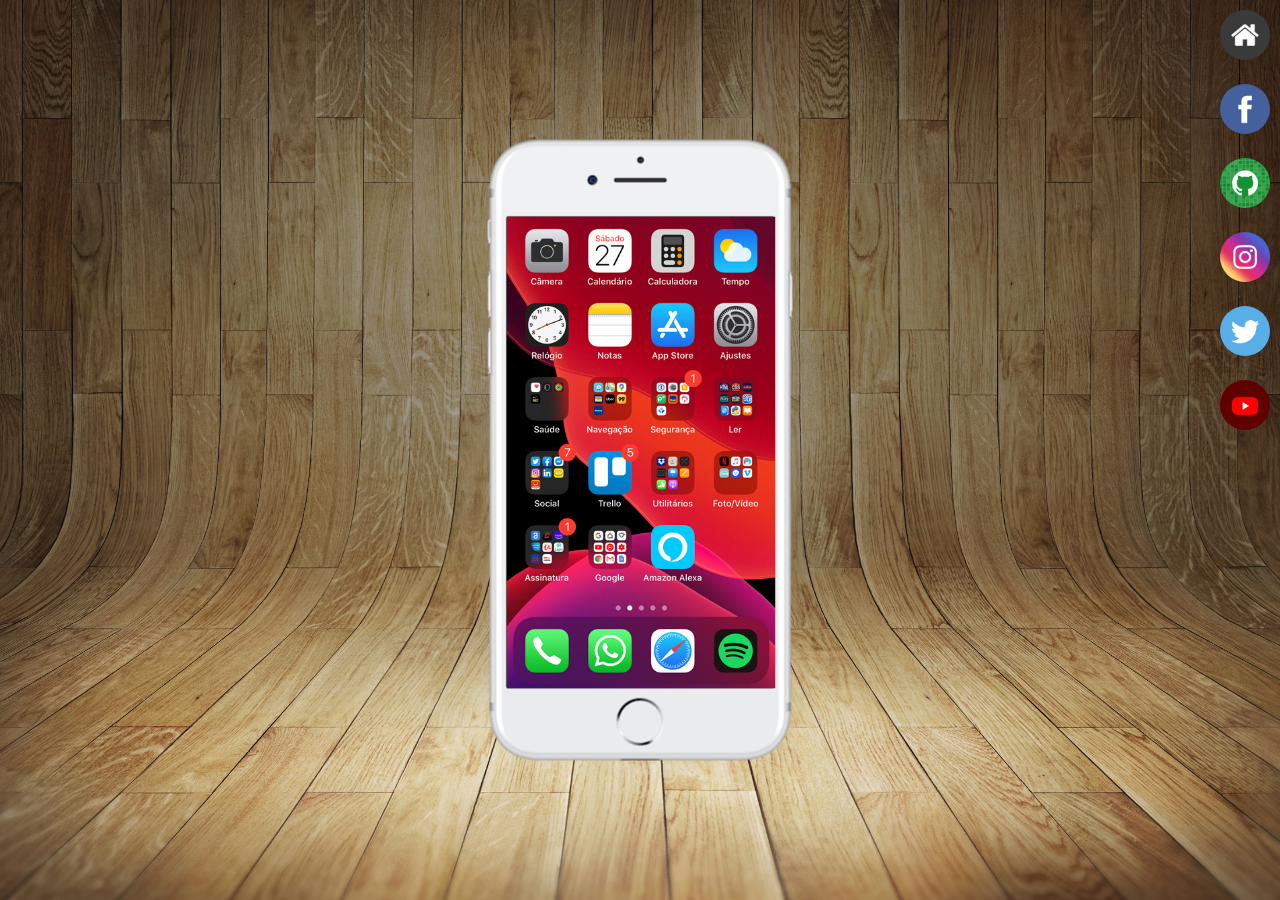
<file: index.html>
<!DOCTYPE html>
<html lang="pt-br">

<head>
    <meta charset="UTF-8">
    <meta name="viewport" content="width=device-width, initial-scale=1.0">
    <title>social</title>
    <link rel="stylesheet" href="style.css">
    <link rel="shortcut icon" href="favicon.ico" type="image/x-icon">
</head>

<body>
    <section class="celular">
        <iframe src="home.html" frameborder="0" class="tela" name="tela"></iframe>
    </section>
    <section class="logo-div">
        <a href="home.html" target="tela"><img class="logo" src="imagens/logo-home.jpg" alt=""></a><br>
        <a href="facebok.html" target="tela"><img class="logo" src="imagens/logo-facebook.jpg" alt=""></a><br>
        <a href="github.html" target="tela"><img class="logo" src="imagens/logo-github.jpg" alt=""></a><br>
        <a href="insta.html" target="tela"><img class="logo" src="imagens/logo-instagram.jpg" alt=""></a><br>
        <a href="twitter.html" target="tela"><img class="logo" src="imagens/logo-twitter.jpg" alt=""></a><br>
        <a href="youtube.html" target="tela"><img class="logo" src="imagens/logo-youtube.jpg" alt=""></a><br>
    </section>
</body>

</html>
</file>
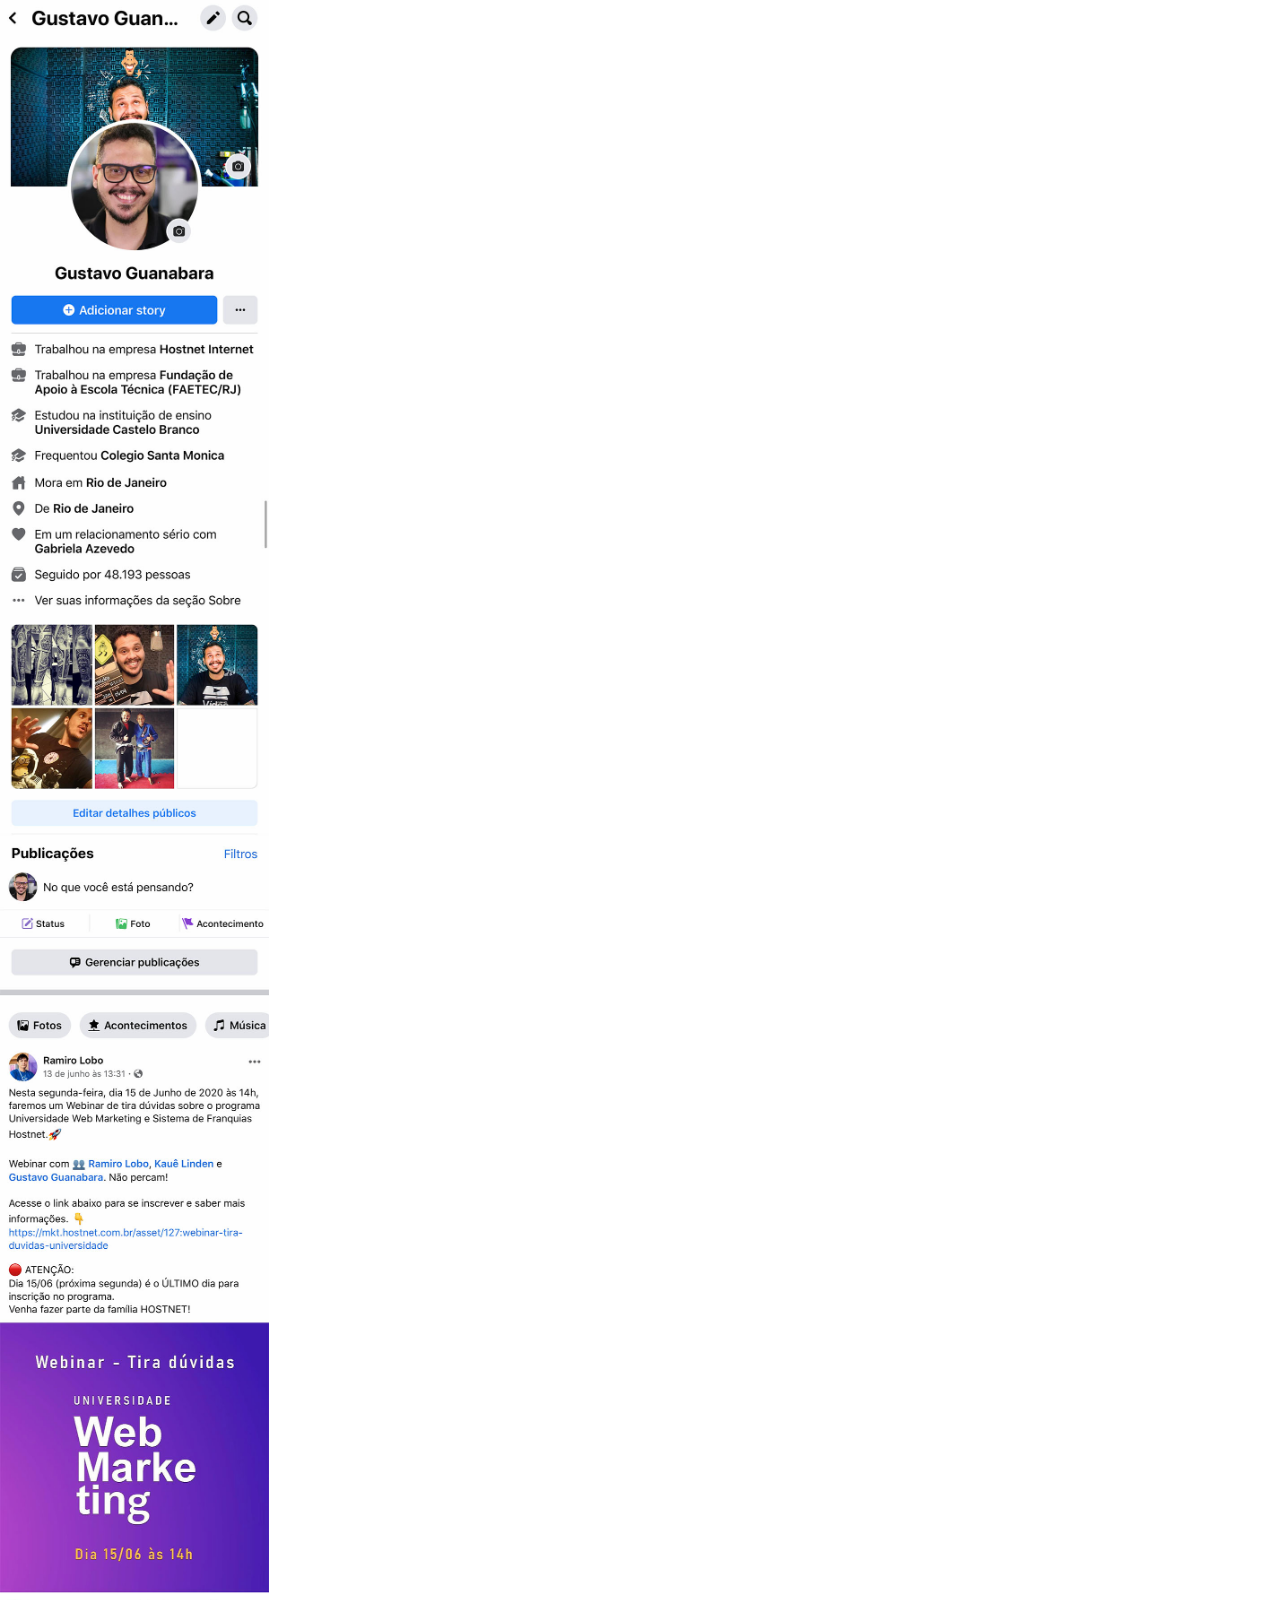
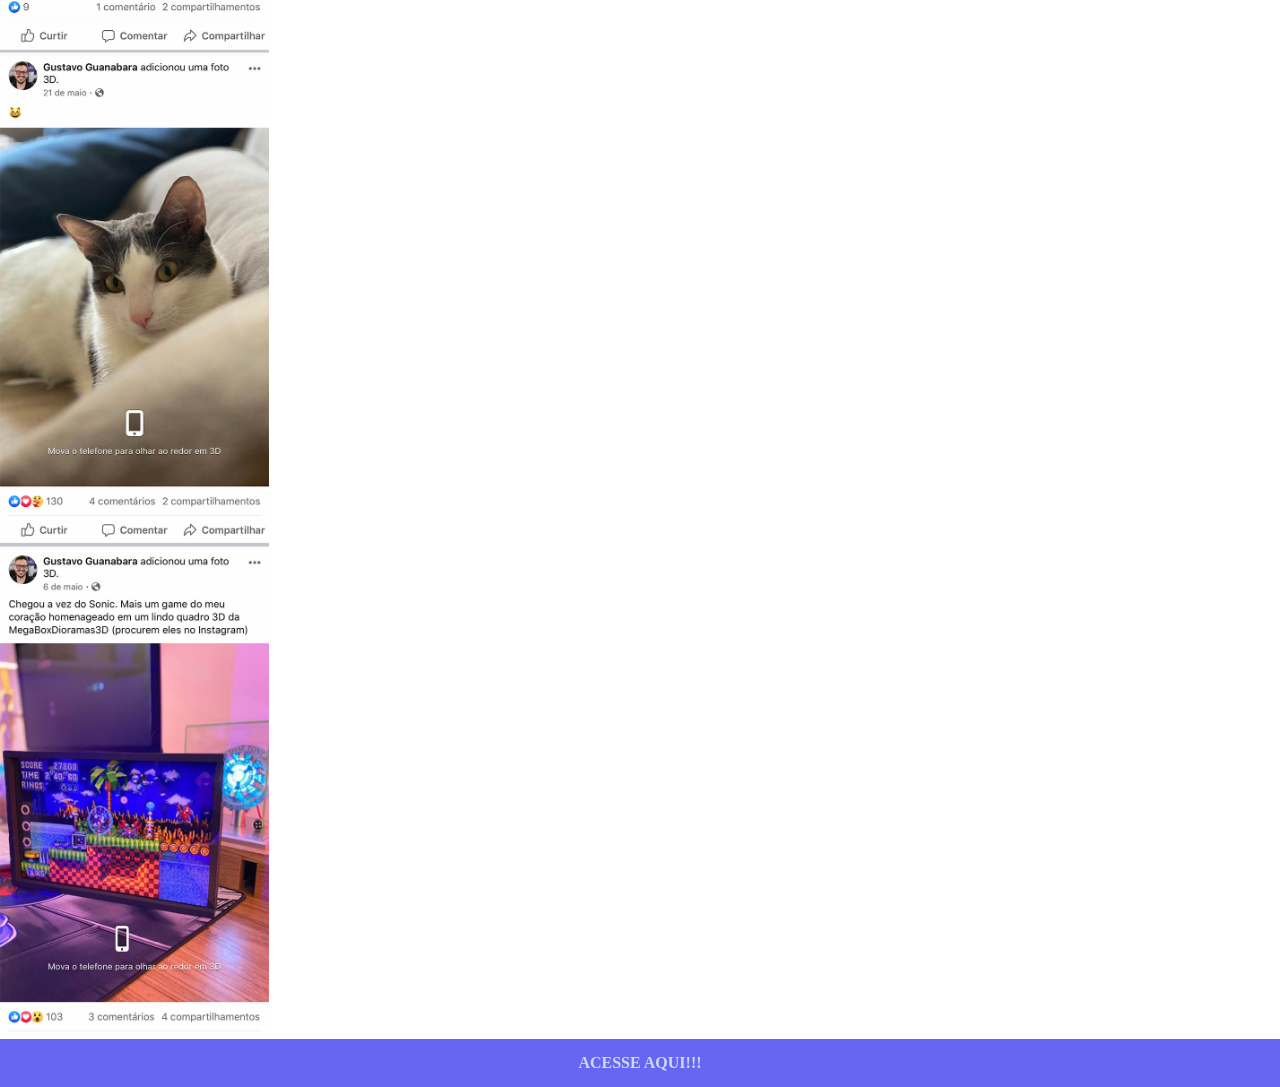
<file: facebok.html>
<!DOCTYPE html>
<html lang="en">

<head>
    <meta charset="UTF-8">
    <meta name="viewport" content="width=device-width, initial-scale=1.0">
    <title>Document</title>
    <style>
        * {
            margin: 0%;
            padding: 0%;
        }

        ::-webkit-scrollbar {
            width: 0%;
            height: 0%;
        }

        img {
            width: 269px;
        }

        a {
            background-color: rgb(102, 102, 243);
            color: rgb(200, 220, 247);
            display: block;
            text-align: center;
            font-weight: bold;
            text-decoration: none;
            padding: 15px;
        }
    </style>
</head>

<body>
    <img src="imagens/tela-facebook.jpg" alt="">
    <a href="#">ACESSE AQUI!!!</a>
</body>

</html>
</file>
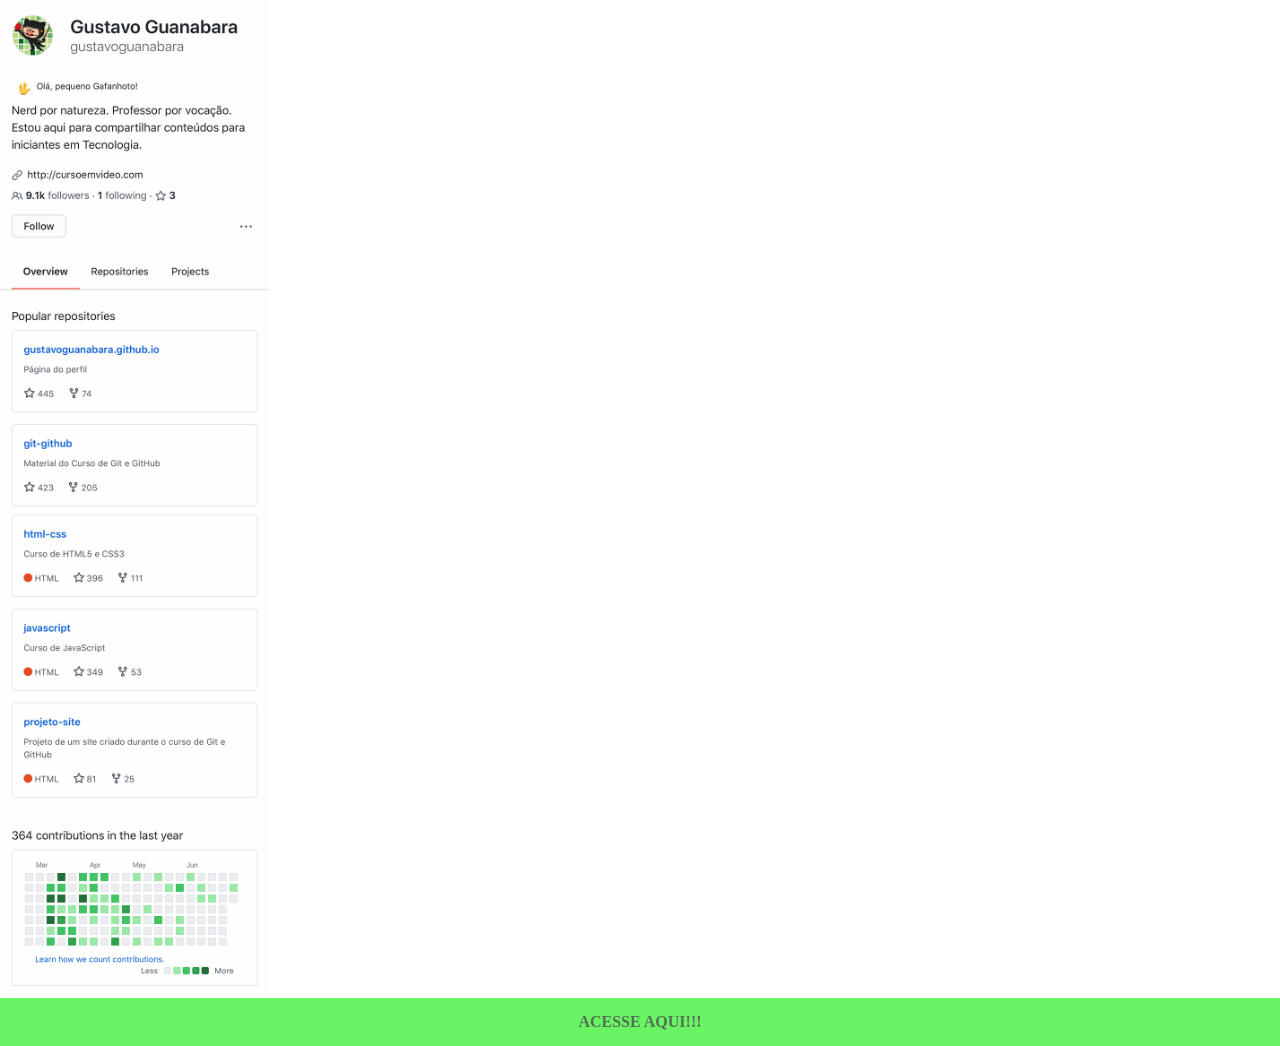
<file: github.html>
<!DOCTYPE html>
<html lang="en">

<head>
    <meta charset="UTF-8">
    <meta name="viewport" content="width=device-width, initial-scale=1.0">
    <title>Document</title>
    <style>
        * {
            margin: 0%;
            padding: 0%;
        }

        ::-webkit-scrollbar {
            width: 0%;
            height: 0%;
        }

        img {
            width: 269px;
        }

        a {
            background-color: rgb(107, 243, 102);
            color: rgb(83, 114, 82);
            display: block;
            text-align: center;
            font-weight: bold;
            text-decoration: none;
            padding: 15px;
        }
    </style>
</head>

<body>
    <img src="imagens/tela-github.jpg" alt="">
    <a href="#">ACESSE AQUI!!!</a>
</body>

</html>
</file>
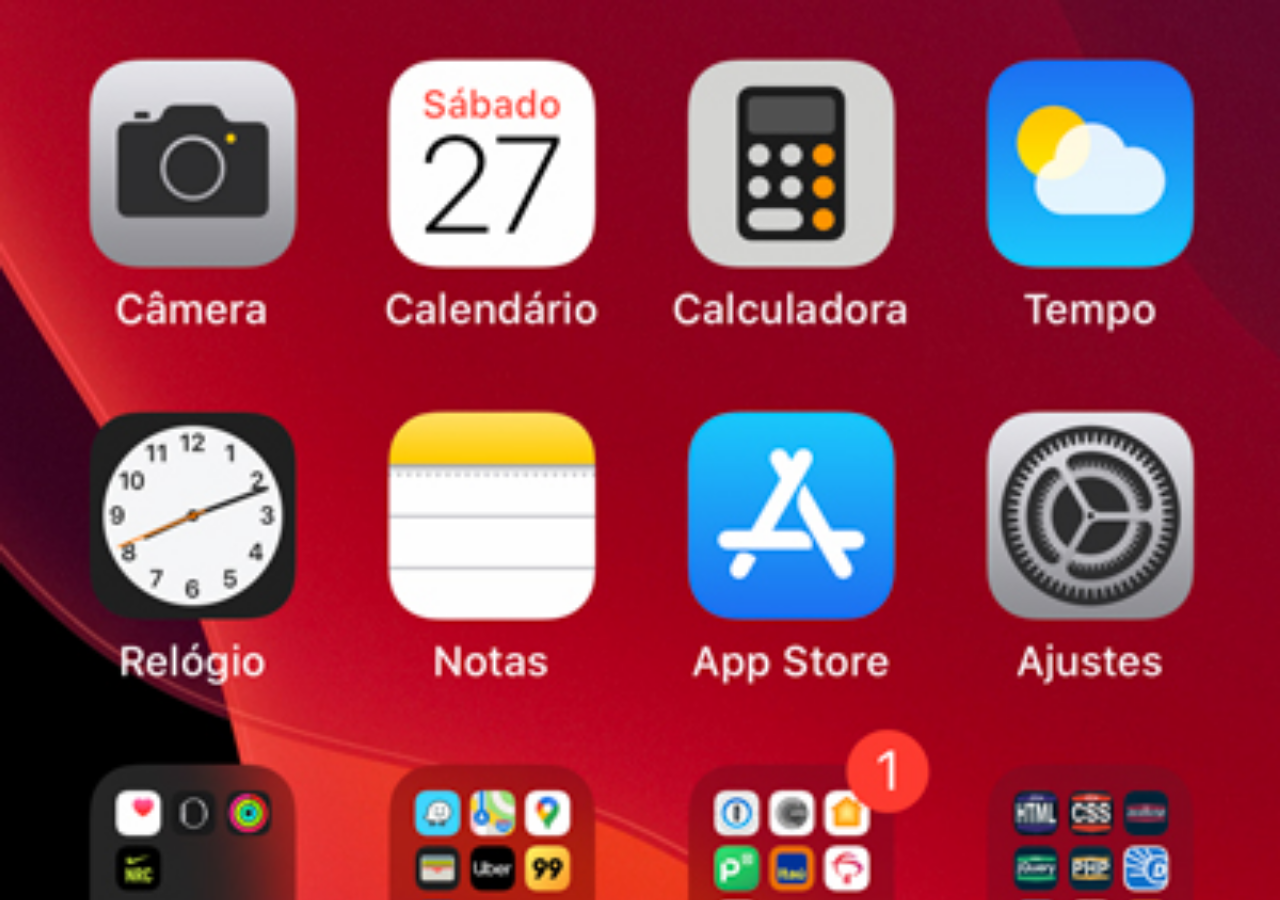
<file: home.html>
<!DOCTYPE html>
<html lang="en">

<head>
    <meta charset="UTF-8">
    <meta name="viewport" content="width=device-width, initial-scale=1.0">
    <title>Document</title>
    <style>
        * {
            margin: 0%;
            padding: 0%;
        }

        body {
            background-image: url(imagens/tela-home.jpg);
            background-size: cover;
        }
    </style>
</head>

<body>

</body>

</html>
</file>
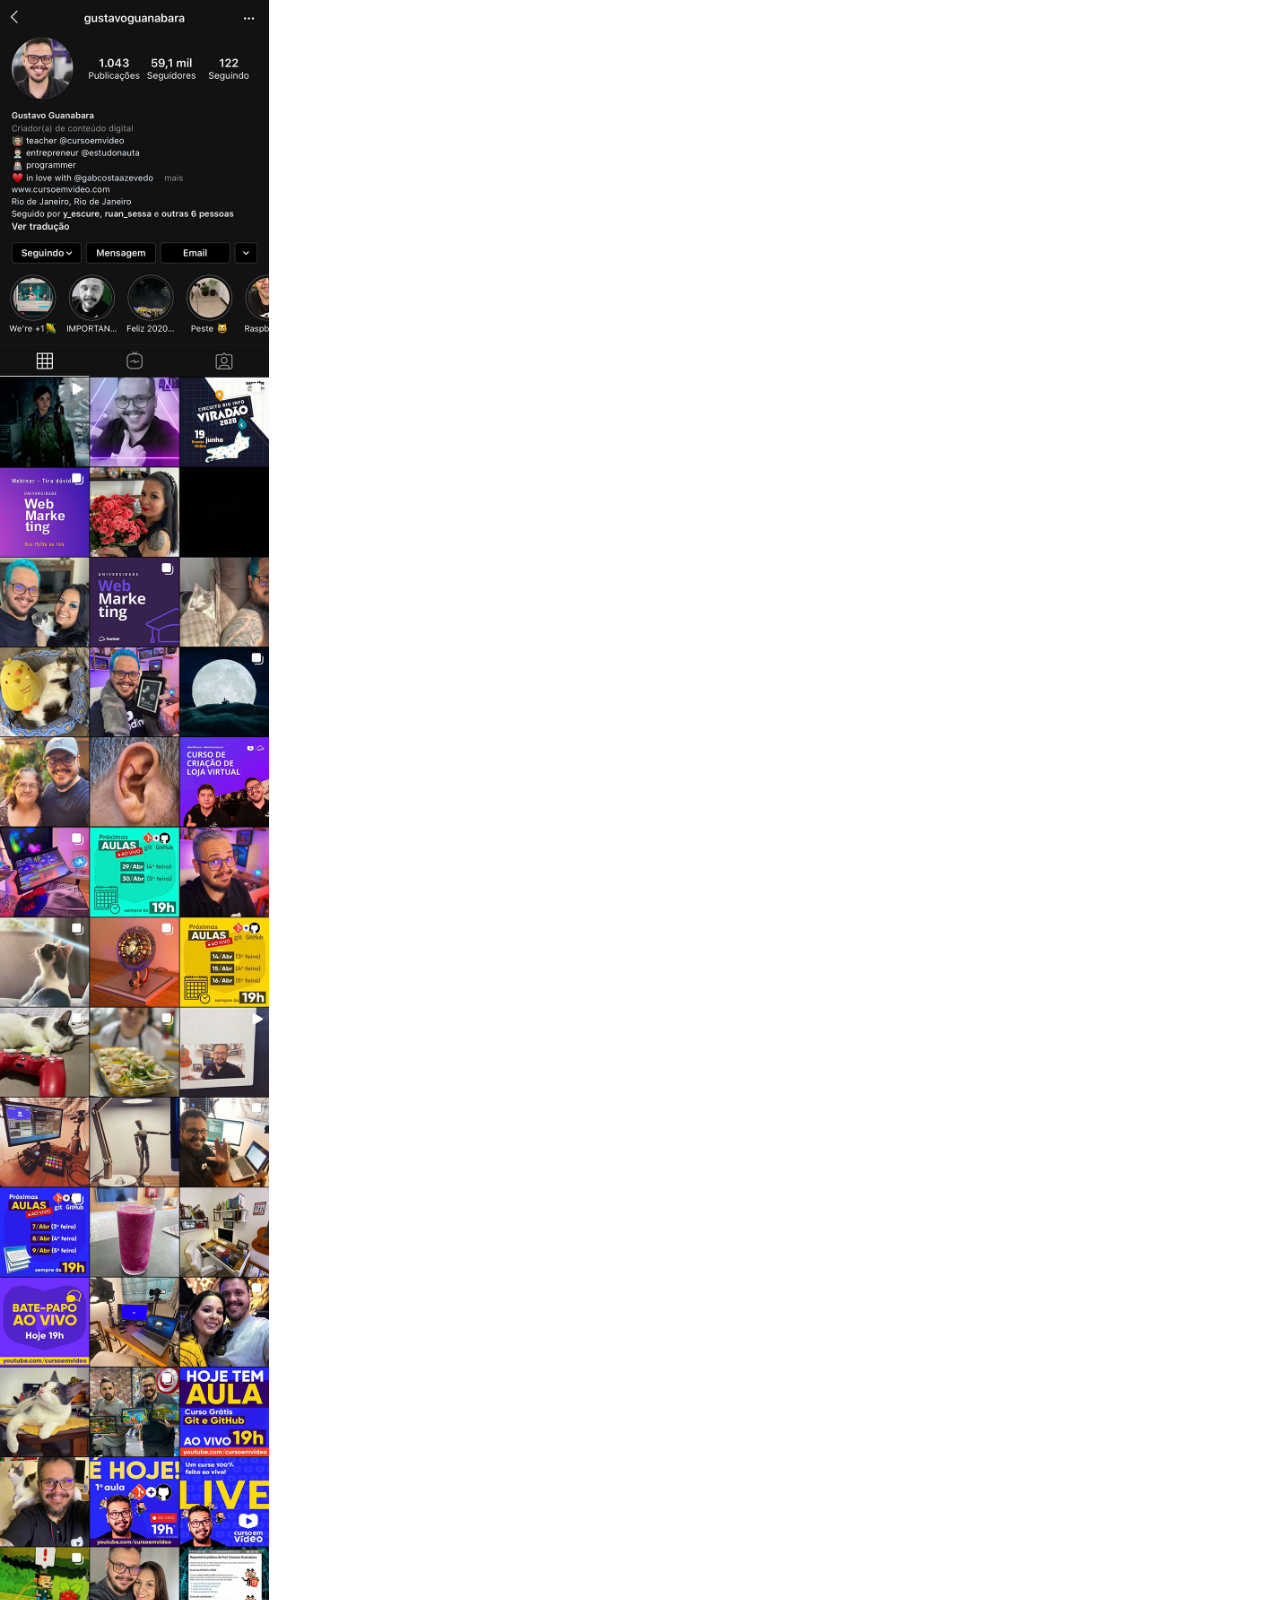
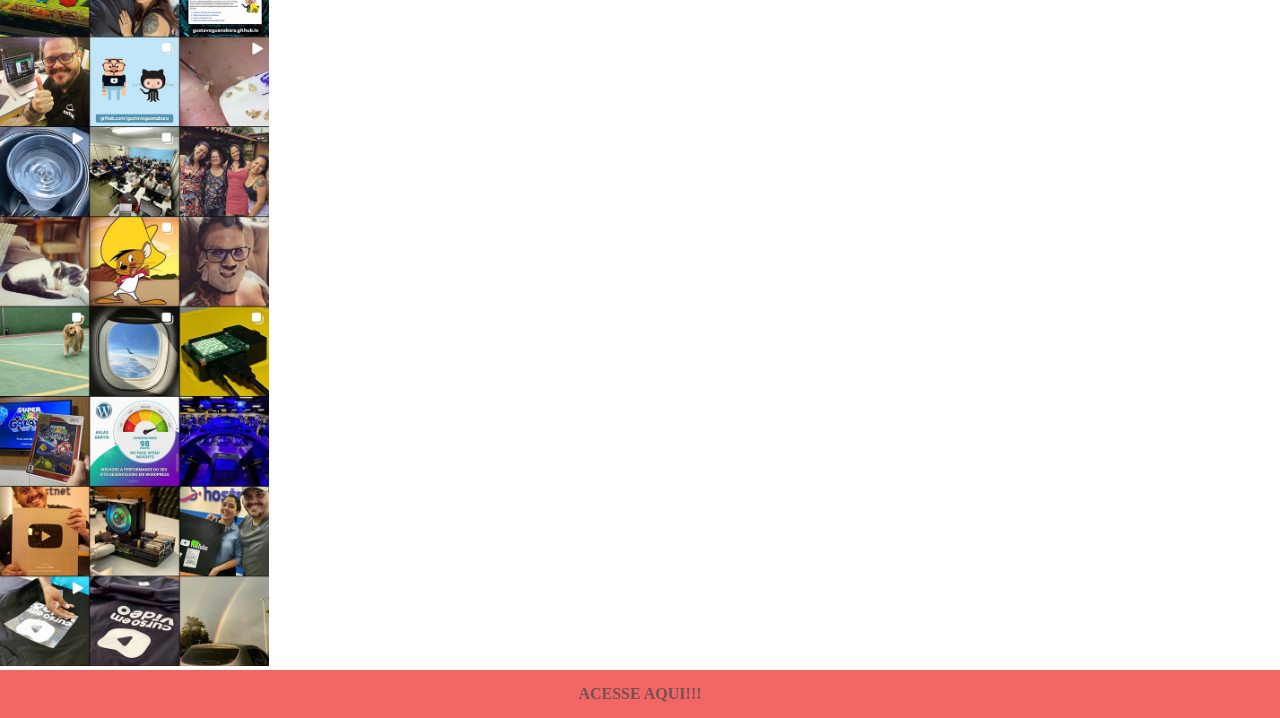
<file: insta.html>
<!DOCTYPE html>
<html lang="en">

<head>
    <meta charset="UTF-8">
    <meta name="viewport" content="width=device-width, initial-scale=1.0">
    <title>Document</title>
    <style>
        * {
            margin: 0%;
            padding: 0%;
        }

        ::-webkit-scrollbar {
            width: 0%;
            height: 0%;
        }

        img {
            width: 269px;
        }

        a {
            background-color: rgb(243, 102, 102);
            color: rgb(114, 82, 82);
            display: block;
            text-align: center;
            font-weight: bold;
            text-decoration: none;
            padding: 15px;
        }
    </style>
</head>

<body>
    <img src="imagens/tela-instagram.jpg" alt="">
    <a href="#">ACESSE AQUI!!!</a>
</body>

</html>
</file>
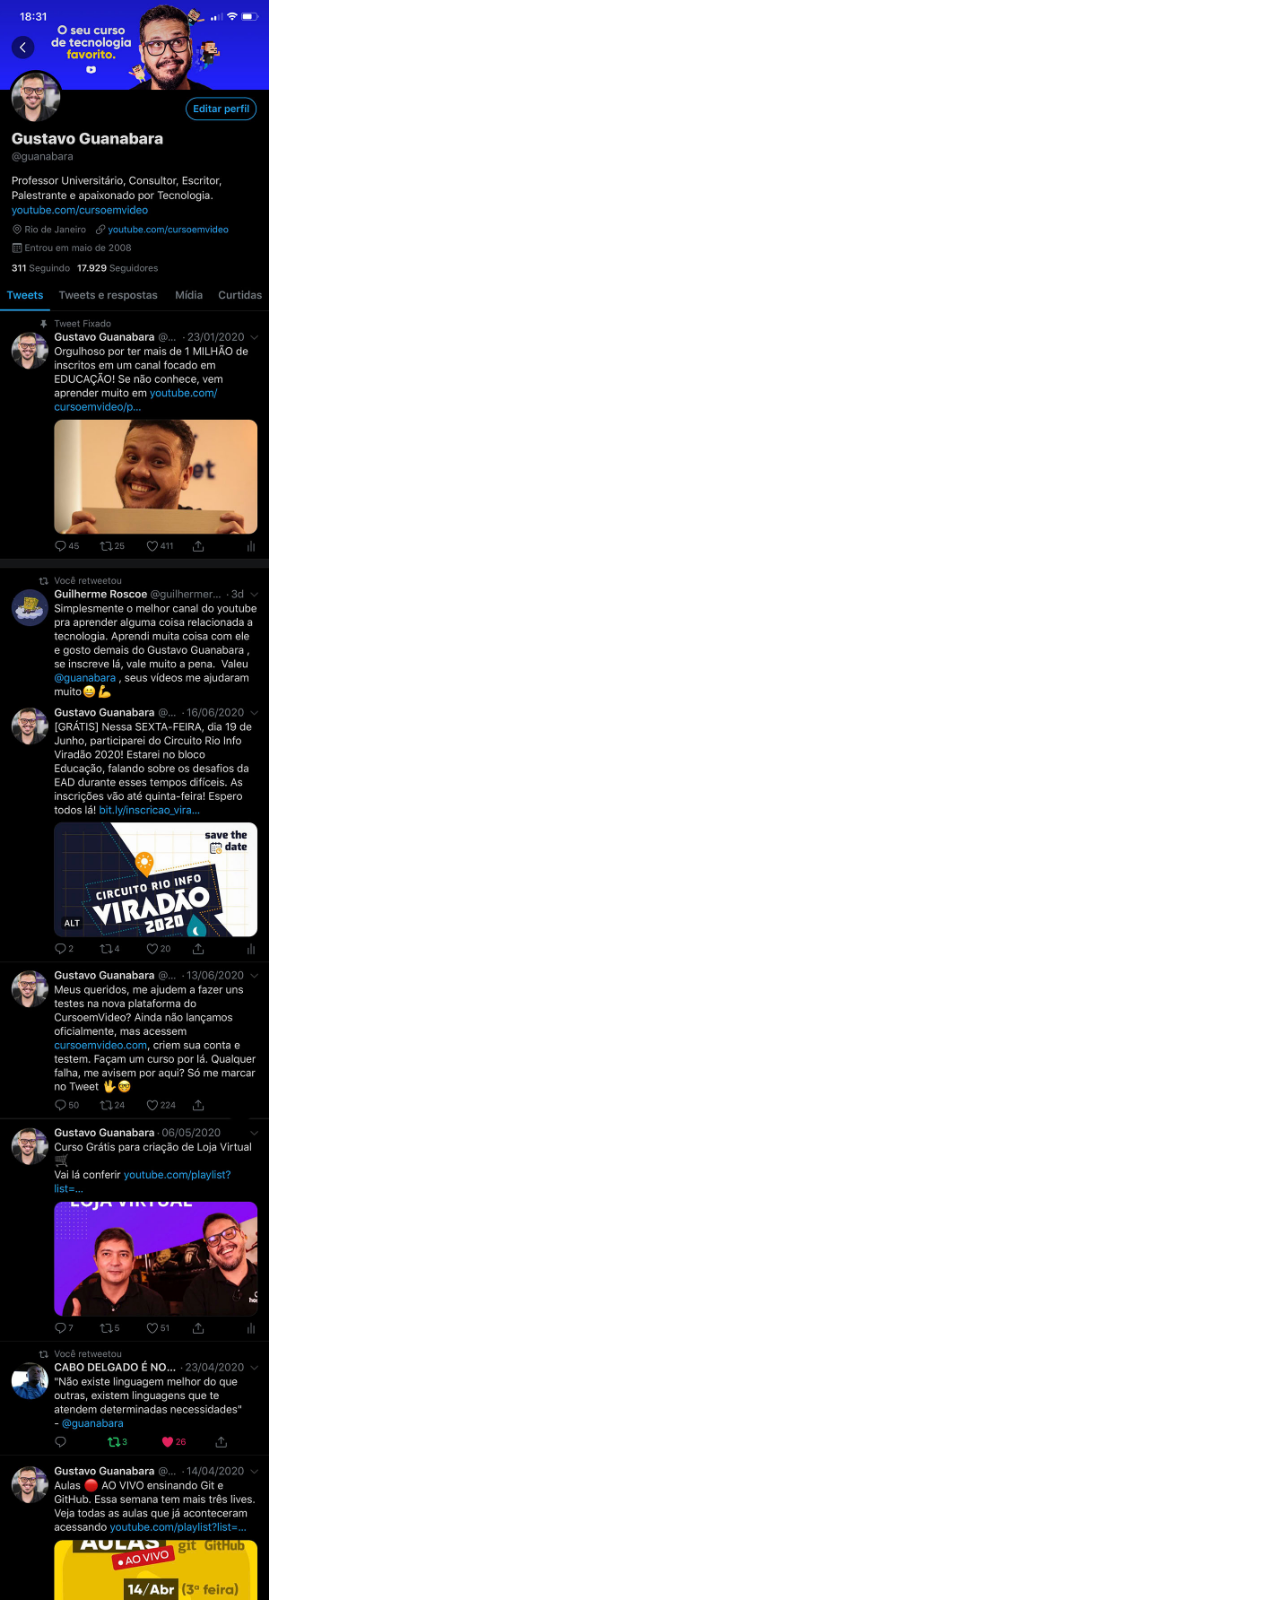
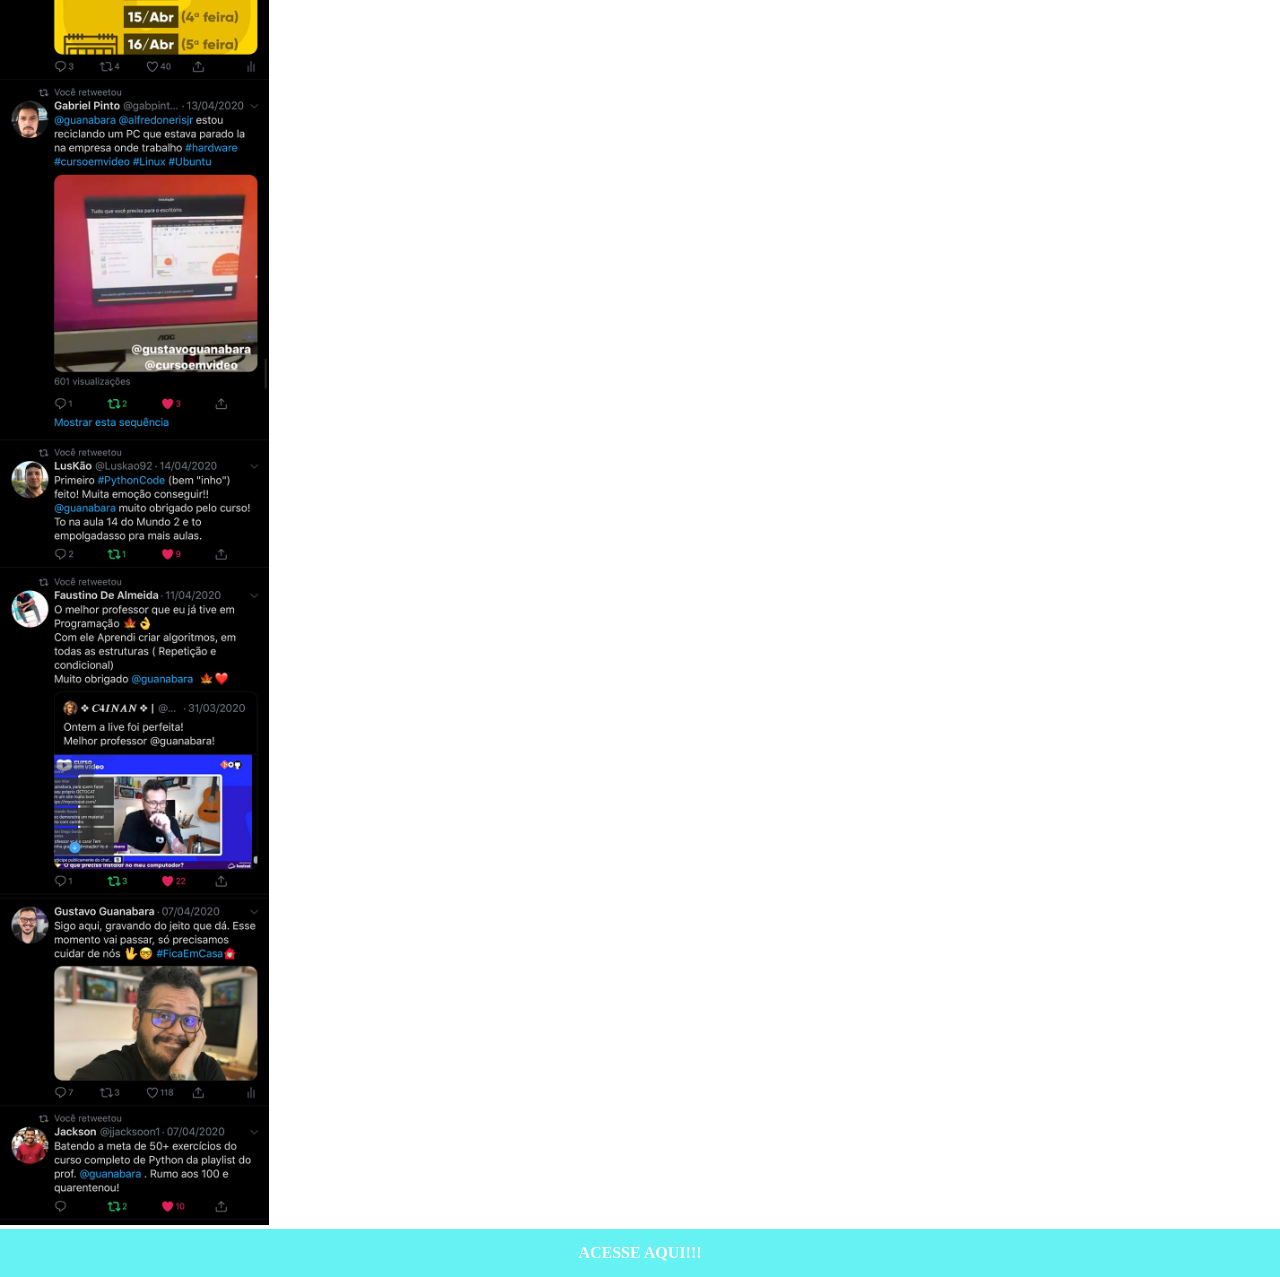
<file: twitter.html>
<!DOCTYPE html>
<html lang="en">

<head>
    <meta charset="UTF-8">
    <meta name="viewport" content="width=device-width, initial-scale=1.0">
    <title>Document</title>
    <style>
        * {
            margin: 0%;
            padding: 0%;
        }

        ::-webkit-scrollbar {
            width: 0%;
            height: 0%;
        }

        img {
            width: 269px;
        }

        a {
            background-color: rgb(102, 241, 243);
            color: rgb(252, 254, 251);
            display: block;
            text-align: center;
            font-weight: bold;
            text-decoration: none;
            padding: 15px;
        }
    </style>
</head>

<body>
    <img src="imagens/tela-twitter.jpg" alt="">
    <a href="#">ACESSE AQUI!!!</a>
</body>

</html>
</file>
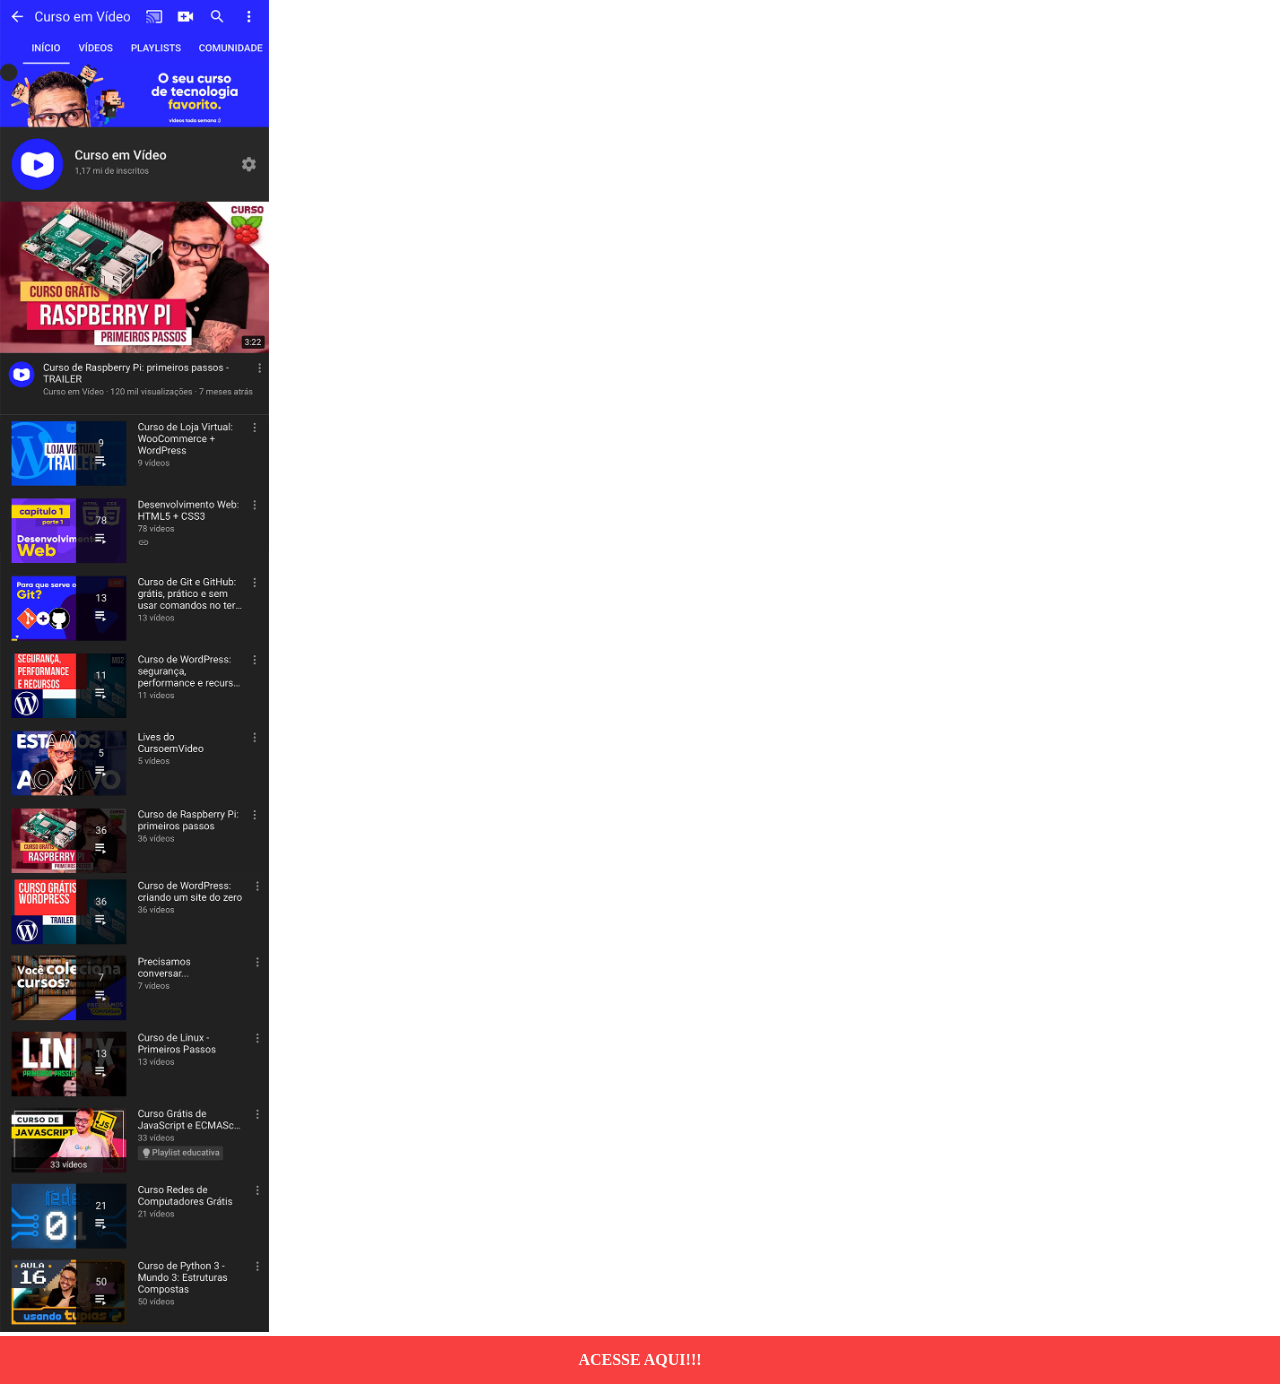
<file: youtube.html>
<!DOCTYPE html>
<html lang="en">

<head>
    <meta charset="UTF-8">
    <meta name="viewport" content="width=device-width, initial-scale=1.0">
    <title>Document</title>
    <style>
        * {
            margin: 0%;
            padding: 0%;
        }

        ::-webkit-scrollbar {
            width: 0%;
            height: 0%;
        }

        img {
            width: 269px;
        }

        a {
            background-color: rgb(248, 64, 64);
            color: rgb(250, 252, 250);
            display: block;
            text-align: center;
            font-weight: bold;
            text-decoration: none;
            padding: 15px;
        }
    </style>
</head>

<body>
    <img src="imagens/tela-youtube.png" alt="">
    <a href="#">ACESSE AQUI!!!</a>
</body>

</html>
</file>
<file: style.css>
* {
        margin: 0%;
        padding: 0%;
    }

    body {
        background-image: url('imagens/fundo-madeira.jpg');
        background-position: center center;
        background-repeat: no-repeat;
        background-size: cover;
        min-height: 97.5vh;
    }

    .celular {
        position: absolute;
        top: 50%;
        left: 50%;
        transform: translate(-50%, -50%);
        background-image: url(imagens/frame-iphone.png);

        height: 627px;
        width: 311px;

    }


    .logo {
        border-radius: 50%;
        width: 50px;
    }

    .logo-div {
        text-align: right;
    }

    .logo:hover {
        box-shadow: 5px 2px 4px rgba(0, 0, 0, 0.495);
        border: 2px solid rgba(255, 254, 254, 0.669);
        transform: translate(-3px, -4px);
        transition: all .6s ease;
    }


    .logo {
        margin: 10px;
    }

    .tela {
        position: relative;
        top: 80px;
        left: 22px;
        height: 472px;
        width: 269px;
    }
</file>
